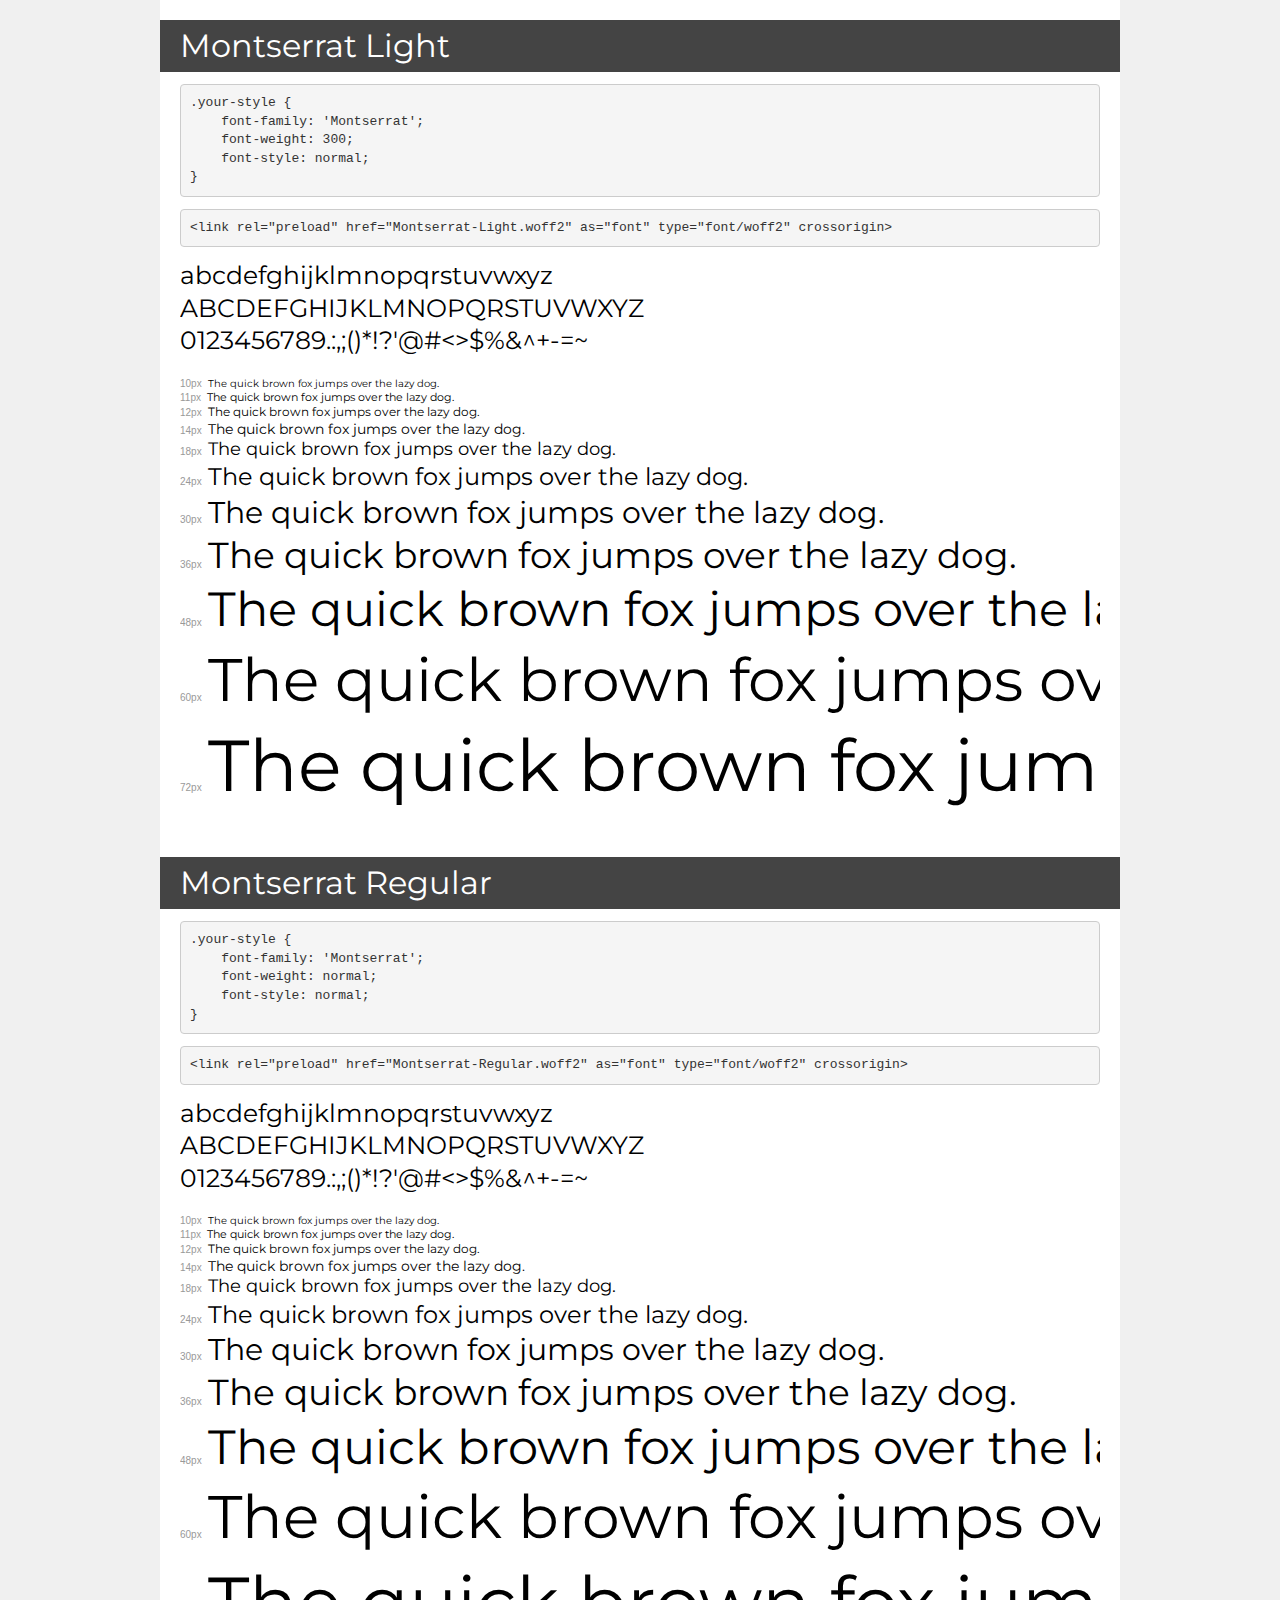
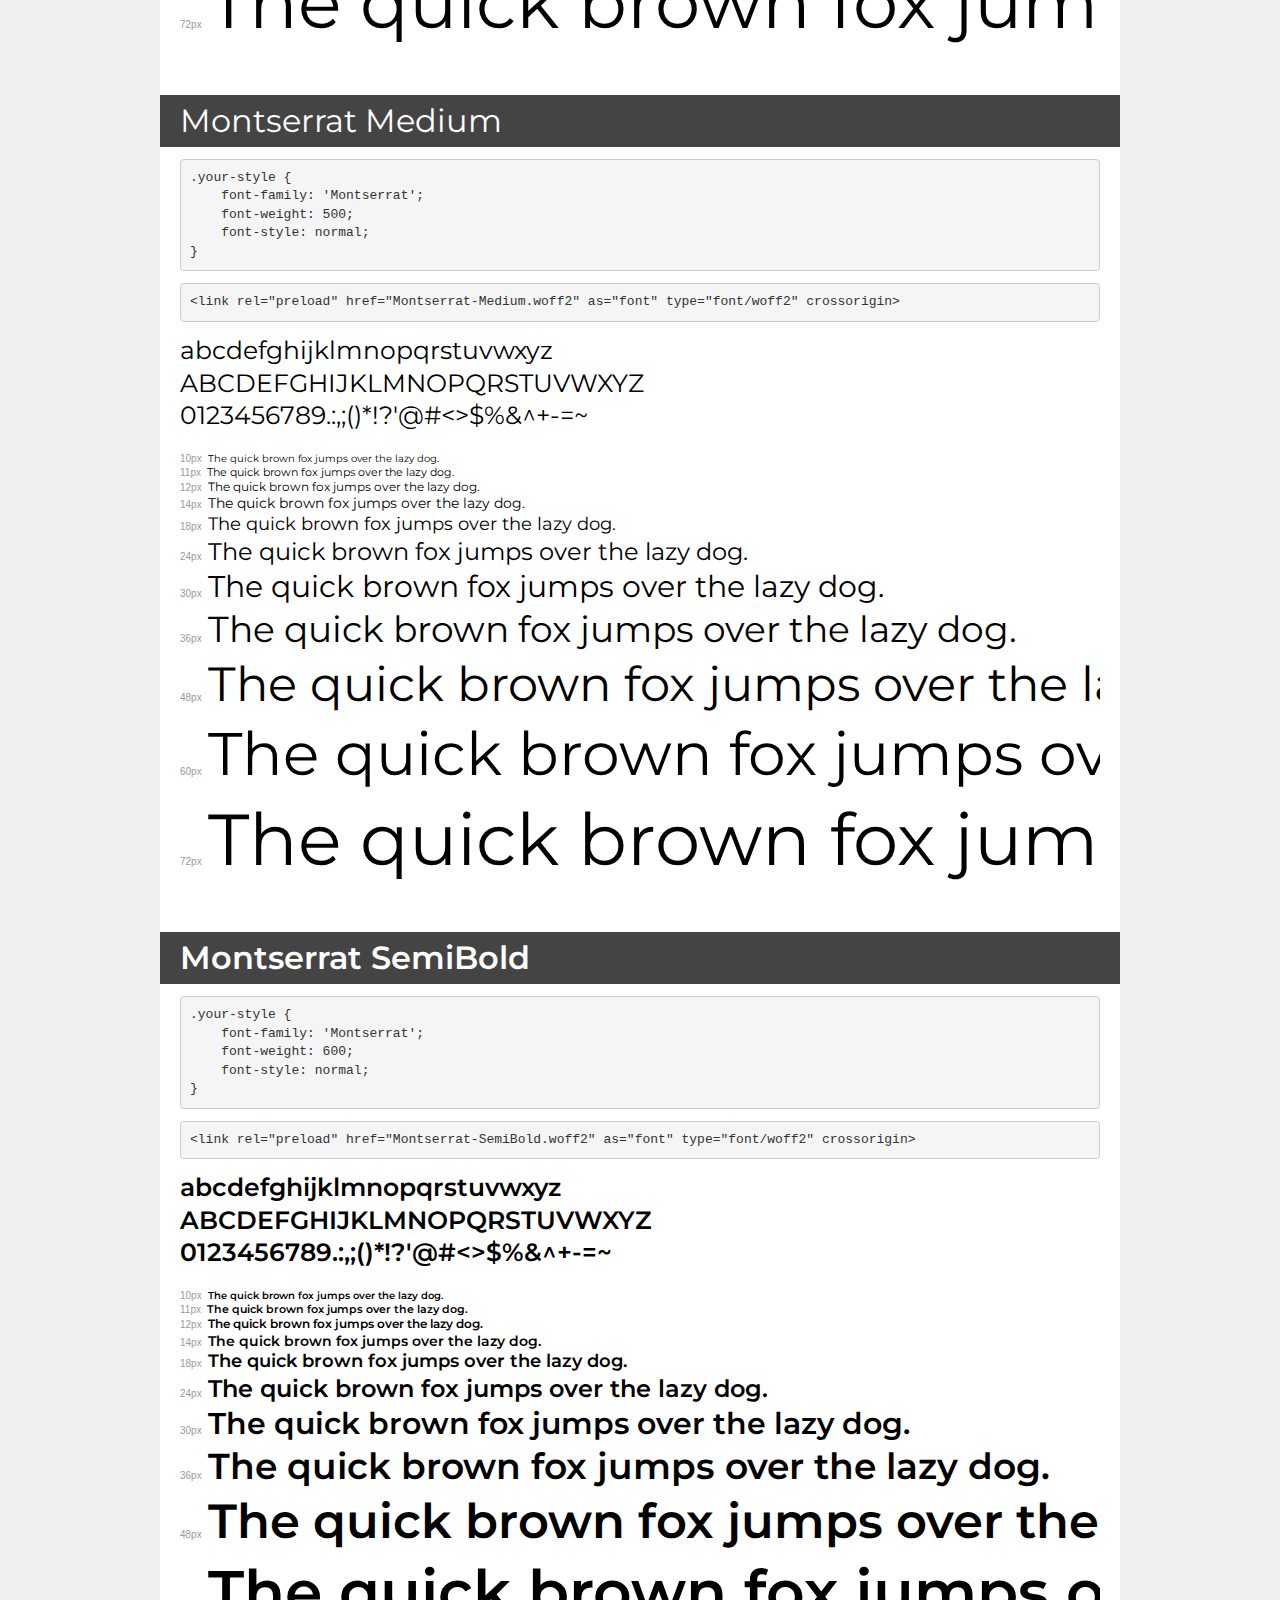
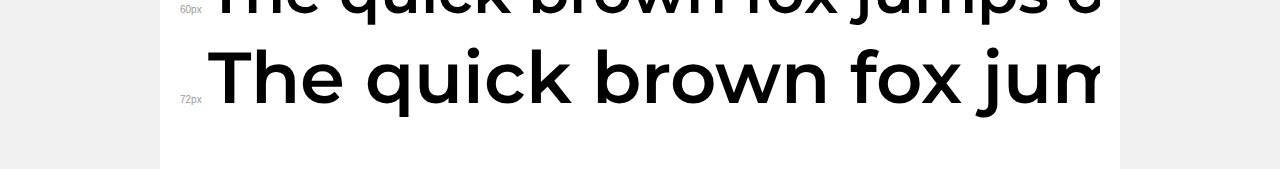
<file: fonts/Montserrat/demo.html>
<!DOCTYPE html>
<html lang="en">
<head>
    <meta charset="utf-8">
    <meta http-equiv="X-UA-Compatible" content="IE=edge">
    <meta name="viewport" content="width=device-width, initial-scale=1">
    <meta name="robots" content="noindex, noarchive">
    <meta name="format-detection" content="telephone=no">
    <title>Transfonter demo</title>
    <link href="stylesheet.css" rel="stylesheet">
    <style>
        /*
        http://meyerweb.com/eric/tools/css/reset/
        v2.0 | 20110126
        License: none (public domain)
        */
        html, body, div, span, applet, object, iframe,
        h1, h2, h3, h4, h5, h6, p, blockquote, pre,
        a, abbr, acronym, address, big, cite, code,
        del, dfn, em, img, ins, kbd, q, s, samp,
        small, strike, strong, sub, sup, tt, var,
        b, u, i, center,
        dl, dt, dd, ol, ul, li,
        fieldset, form, label, legend,
        table, caption, tbody, tfoot, thead, tr, th, td,
        article, aside, canvas, details, embed,
        figure, figcaption, footer, header, hgroup,
        menu, nav, output, ruby, section, summary,
        time, mark, audio, video {
            margin: 0;
            padding: 0;
            border: 0;
            font-size: 100%;
            font: inherit;
            vertical-align: baseline;
        }
        /* HTML5 display-role reset for older browsers */
        article, aside, details, figcaption, figure,
        footer, header, hgroup, menu, nav, section {
            display: block;
        }
        body {
            line-height: 1;
        }
        ol, ul {
            list-style: none;
        }
        blockquote, q {
            quotes: none;
        }
        blockquote:before, blockquote:after,
        q:before, q:after {
            content: '';
            content: none;
        }
        table {
            border-collapse: collapse;
            border-spacing: 0;
        }
        /* demo styles */
        body {
            background: #f0f0f0;
            color: #000;
        }
        .page {
            background: #fff;
            width: 920px;
            margin: 0 auto;
            padding: 20px 20px 0 20px;
            overflow: hidden;
        }
        .font-container {
            overflow-x: auto;
            overflow-y: hidden;
            margin-bottom: 40px;
            line-height: 1.3;
            white-space: nowrap;
            padding-bottom: 5px;
        }
        h1 {
            position: relative;
            background: #444;
            font-size: 32px;
            color: #fff;
            padding: 10px 20px;
            margin: 0 -20px 12px -20px;
        }
        .letters {
            font-size: 25px;
            margin-bottom: 20px;
        }
        .s10:before {
            content: '10px';
        }
        .s11:before {
            content: '11px';
        }
        .s12:before {
            content: '12px';
        }
        .s14:before {
            content: '14px';
        }
        .s18:before {
            content: '18px';
        }
        .s24:before {
            content: '24px';
        }
        .s30:before {
            content: '30px';
        }
        .s36:before {
            content: '36px';
        }
        .s48:before {
            content: '48px';
        }
        .s60:before {
            content: '60px';
        }
        .s72:before {
            content: '72px';
        }
        .s10:before, .s11:before, .s12:before, .s14:before,
        .s18:before, .s24:before, .s30:before, .s36:before,
        .s48:before, .s60:before, .s72:before {
            font-family: Arial, sans-serif;
            font-size: 10px;
            font-weight: normal;
            font-style: normal;
            color: #999;
            padding-right: 6px;
        }
        pre {
            display: block;
            padding: 9px;
            margin: 0 0 12px;
            font-family: Monaco, Menlo, Consolas, "Courier New", monospace;
            font-size: 13px;
            line-height: 1.428571429;
            color: #333;
            font-weight: normal;
            font-style: normal;
            background-color: #f5f5f5;
            border: 1px solid #ccc;
            overflow-x: auto;
            border-radius: 4px;
        }
        /* responsive */
        @media (max-width: 959px) {
            .page {
                width: auto;
                margin: 0;
            }
        }
    </style>
</head>
<body>
<div class="page">
    <div class="demo">
        <h1 style="font-family: 'Montserrat'; font-weight: 300; font-style: normal;">Montserrat Light</h1>
        <pre title="Usage">.your-style {
    font-family: 'Montserrat';
    font-weight: 300;
    font-style: normal;
}</pre>
        <pre title="Preload (optional)">
&lt;link rel=&quot;preload&quot; href=&quot;Montserrat-Light.woff2&quot; as=&quot;font&quot; type=&quot;font/woff2&quot; crossorigin&gt;</pre>
        <div class="font-container" style="font-family: 'Montserrat'; font-weight: 300; font-style: normal;">
            <p class="letters">
                abcdefghijklmnopqrstuvwxyz<br>
ABCDEFGHIJKLMNOPQRSTUVWXYZ<br>
                0123456789.:,;()*!?'@#&lt;&gt;$%&^+-=~
            </p>
            <p class="s10" style="font-size: 10px;">The quick brown fox jumps over the lazy dog.</p>
            <p class="s11" style="font-size: 11px;">The quick brown fox jumps over the lazy dog.</p>
            <p class="s12" style="font-size: 12px;">The quick brown fox jumps over the lazy dog.</p>
            <p class="s14" style="font-size: 14px;">The quick brown fox jumps over the lazy dog.</p>
            <p class="s18" style="font-size: 18px;">The quick brown fox jumps over the lazy dog.</p>
            <p class="s24" style="font-size: 24px;">The quick brown fox jumps over the lazy dog.</p>
            <p class="s30" style="font-size: 30px;">The quick brown fox jumps over the lazy dog.</p>
            <p class="s36" style="font-size: 36px;">The quick brown fox jumps over the lazy dog.</p>
            <p class="s48" style="font-size: 48px;">The quick brown fox jumps over the lazy dog.</p>
            <p class="s60" style="font-size: 60px;">The quick brown fox jumps over the lazy dog.</p>
            <p class="s72" style="font-size: 72px;">The quick brown fox jumps over the lazy dog.</p>
        </div>
    </div>

    <div class="demo">
        <h1 style="font-family: 'Montserrat'; font-weight: normal; font-style: normal;">Montserrat Regular</h1>
        <pre title="Usage">.your-style {
    font-family: 'Montserrat';
    font-weight: normal;
    font-style: normal;
}</pre>
        <pre title="Preload (optional)">
&lt;link rel=&quot;preload&quot; href=&quot;Montserrat-Regular.woff2&quot; as=&quot;font&quot; type=&quot;font/woff2&quot; crossorigin&gt;</pre>
        <div class="font-container" style="font-family: 'Montserrat'; font-weight: normal; font-style: normal;">
            <p class="letters">
                abcdefghijklmnopqrstuvwxyz<br>
ABCDEFGHIJKLMNOPQRSTUVWXYZ<br>
                0123456789.:,;()*!?'@#&lt;&gt;$%&^+-=~
            </p>
            <p class="s10" style="font-size: 10px;">The quick brown fox jumps over the lazy dog.</p>
            <p class="s11" style="font-size: 11px;">The quick brown fox jumps over the lazy dog.</p>
            <p class="s12" style="font-size: 12px;">The quick brown fox jumps over the lazy dog.</p>
            <p class="s14" style="font-size: 14px;">The quick brown fox jumps over the lazy dog.</p>
            <p class="s18" style="font-size: 18px;">The quick brown fox jumps over the lazy dog.</p>
            <p class="s24" style="font-size: 24px;">The quick brown fox jumps over the lazy dog.</p>
            <p class="s30" style="font-size: 30px;">The quick brown fox jumps over the lazy dog.</p>
            <p class="s36" style="font-size: 36px;">The quick brown fox jumps over the lazy dog.</p>
            <p class="s48" style="font-size: 48px;">The quick brown fox jumps over the lazy dog.</p>
            <p class="s60" style="font-size: 60px;">The quick brown fox jumps over the lazy dog.</p>
            <p class="s72" style="font-size: 72px;">The quick brown fox jumps over the lazy dog.</p>
        </div>
    </div>

    <div class="demo">
        <h1 style="font-family: 'Montserrat'; font-weight: 500; font-style: normal;">Montserrat Medium</h1>
        <pre title="Usage">.your-style {
    font-family: 'Montserrat';
    font-weight: 500;
    font-style: normal;
}</pre>
        <pre title="Preload (optional)">
&lt;link rel=&quot;preload&quot; href=&quot;Montserrat-Medium.woff2&quot; as=&quot;font&quot; type=&quot;font/woff2&quot; crossorigin&gt;</pre>
        <div class="font-container" style="font-family: 'Montserrat'; font-weight: 500; font-style: normal;">
            <p class="letters">
                abcdefghijklmnopqrstuvwxyz<br>
ABCDEFGHIJKLMNOPQRSTUVWXYZ<br>
                0123456789.:,;()*!?'@#&lt;&gt;$%&^+-=~
            </p>
            <p class="s10" style="font-size: 10px;">The quick brown fox jumps over the lazy dog.</p>
            <p class="s11" style="font-size: 11px;">The quick brown fox jumps over the lazy dog.</p>
            <p class="s12" style="font-size: 12px;">The quick brown fox jumps over the lazy dog.</p>
            <p class="s14" style="font-size: 14px;">The quick brown fox jumps over the lazy dog.</p>
            <p class="s18" style="font-size: 18px;">The quick brown fox jumps over the lazy dog.</p>
            <p class="s24" style="font-size: 24px;">The quick brown fox jumps over the lazy dog.</p>
            <p class="s30" style="font-size: 30px;">The quick brown fox jumps over the lazy dog.</p>
            <p class="s36" style="font-size: 36px;">The quick brown fox jumps over the lazy dog.</p>
            <p class="s48" style="font-size: 48px;">The quick brown fox jumps over the lazy dog.</p>
            <p class="s60" style="font-size: 60px;">The quick brown fox jumps over the lazy dog.</p>
            <p class="s72" style="font-size: 72px;">The quick brown fox jumps over the lazy dog.</p>
        </div>
    </div>

    <div class="demo">
        <h1 style="font-family: 'Montserrat'; font-weight: 600; font-style: normal;">Montserrat SemiBold</h1>
        <pre title="Usage">.your-style {
    font-family: 'Montserrat';
    font-weight: 600;
    font-style: normal;
}</pre>
        <pre title="Preload (optional)">
&lt;link rel=&quot;preload&quot; href=&quot;Montserrat-SemiBold.woff2&quot; as=&quot;font&quot; type=&quot;font/woff2&quot; crossorigin&gt;</pre>
        <div class="font-container" style="font-family: 'Montserrat'; font-weight: 600; font-style: normal;">
            <p class="letters">
                abcdefghijklmnopqrstuvwxyz<br>
ABCDEFGHIJKLMNOPQRSTUVWXYZ<br>
                0123456789.:,;()*!?'@#&lt;&gt;$%&^+-=~
            </p>
            <p class="s10" style="font-size: 10px;">The quick brown fox jumps over the lazy dog.</p>
            <p class="s11" style="font-size: 11px;">The quick brown fox jumps over the lazy dog.</p>
            <p class="s12" style="font-size: 12px;">The quick brown fox jumps over the lazy dog.</p>
            <p class="s14" style="font-size: 14px;">The quick brown fox jumps over the lazy dog.</p>
            <p class="s18" style="font-size: 18px;">The quick brown fox jumps over the lazy dog.</p>
            <p class="s24" style="font-size: 24px;">The quick brown fox jumps over the lazy dog.</p>
            <p class="s30" style="font-size: 30px;">The quick brown fox jumps over the lazy dog.</p>
            <p class="s36" style="font-size: 36px;">The quick brown fox jumps over the lazy dog.</p>
            <p class="s48" style="font-size: 48px;">The quick brown fox jumps over the lazy dog.</p>
            <p class="s60" style="font-size: 60px;">The quick brown fox jumps over the lazy dog.</p>
            <p class="s72" style="font-size: 72px;">The quick brown fox jumps over the lazy dog.</p>
        </div>
    </div>

</div>
</body>
</html>
</file>
<file: fonts/Montserrat/stylesheet.css>
@font-face {
    font-family: 'Montserrat';
    src: url('Montserrat-Regular.woff2') format('woff2'),
        url('Montserrat-Regular.woff') format('woff');
    font-weight: normal;
    font-style: normal;
    font-display: swap;
}
@font-face {
    font-family: 'Montserrat';
    src: url('Montserrat-SemiBold.woff2') format('woff2'),
        url('Montserrat-SemiBold.woff') format('woff');
    font-weight: 600;
    font-style: normal;
    font-display: swap;
}
</file>
